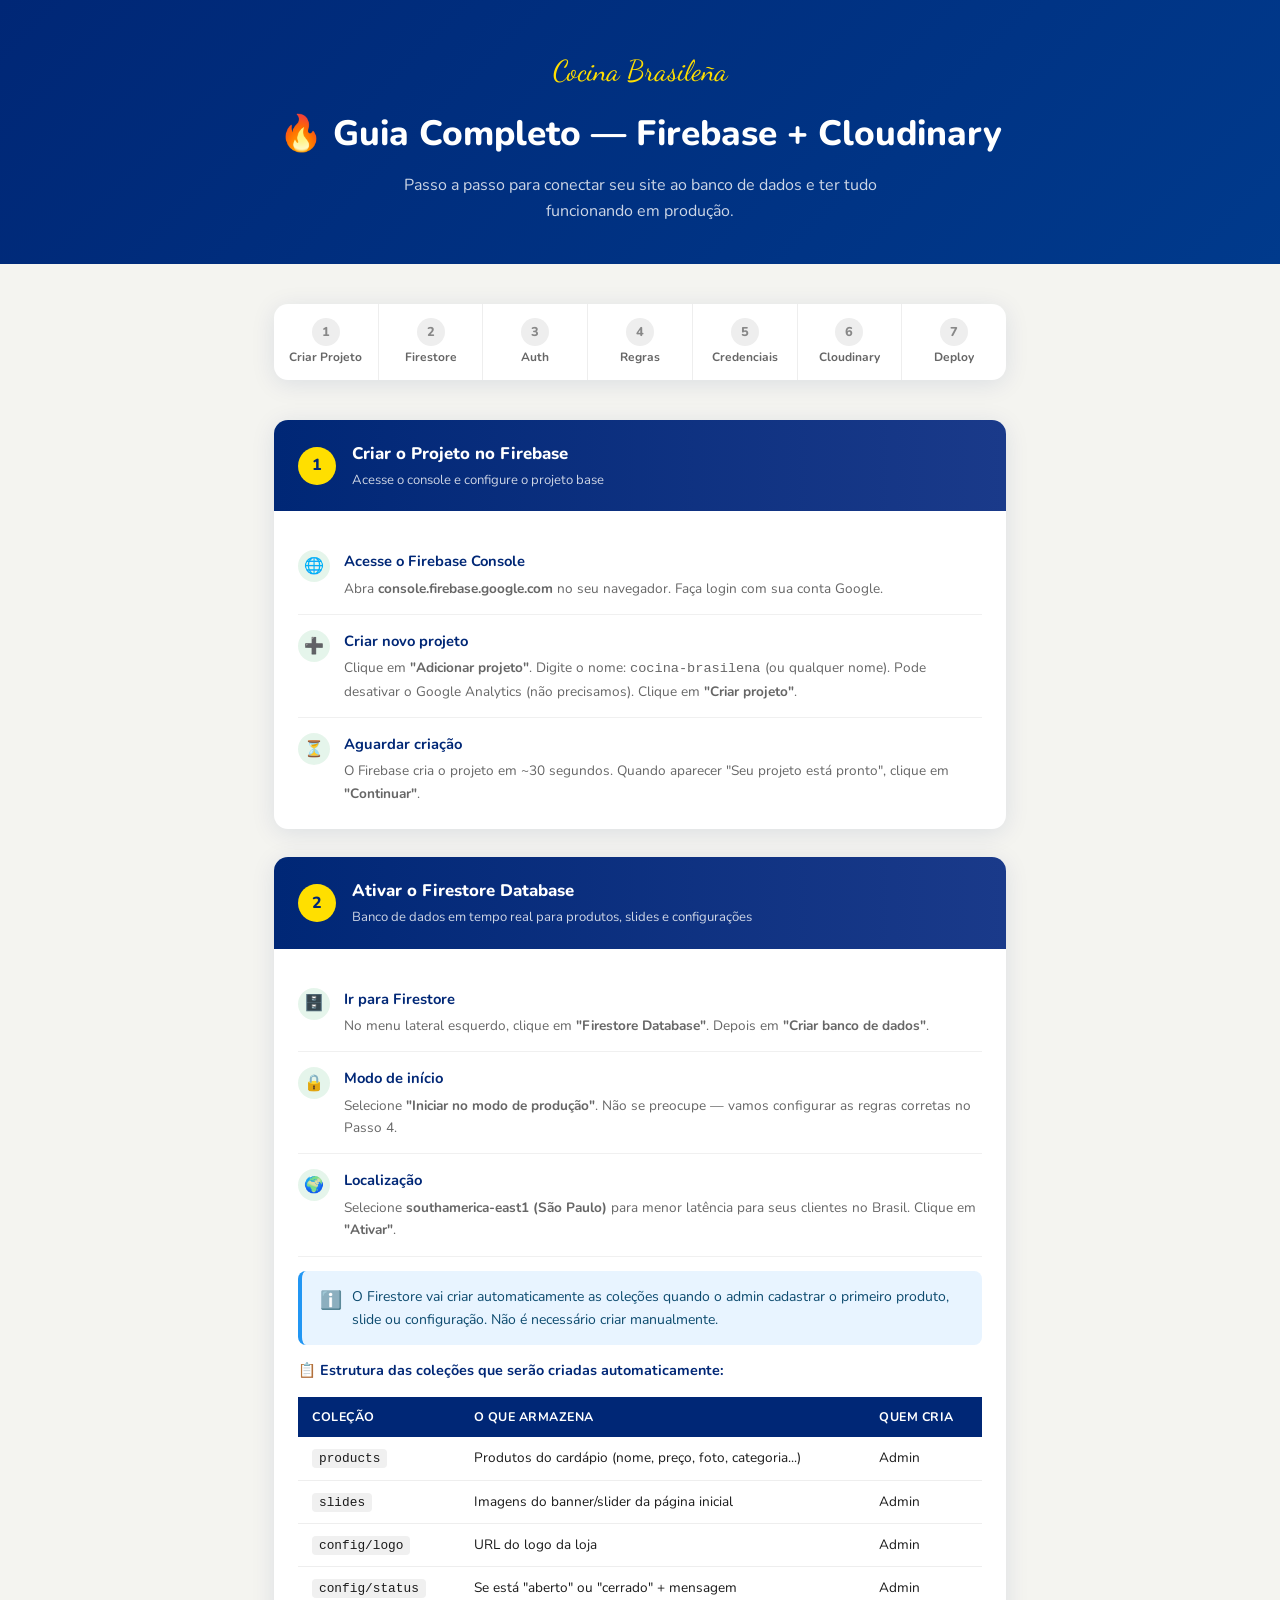
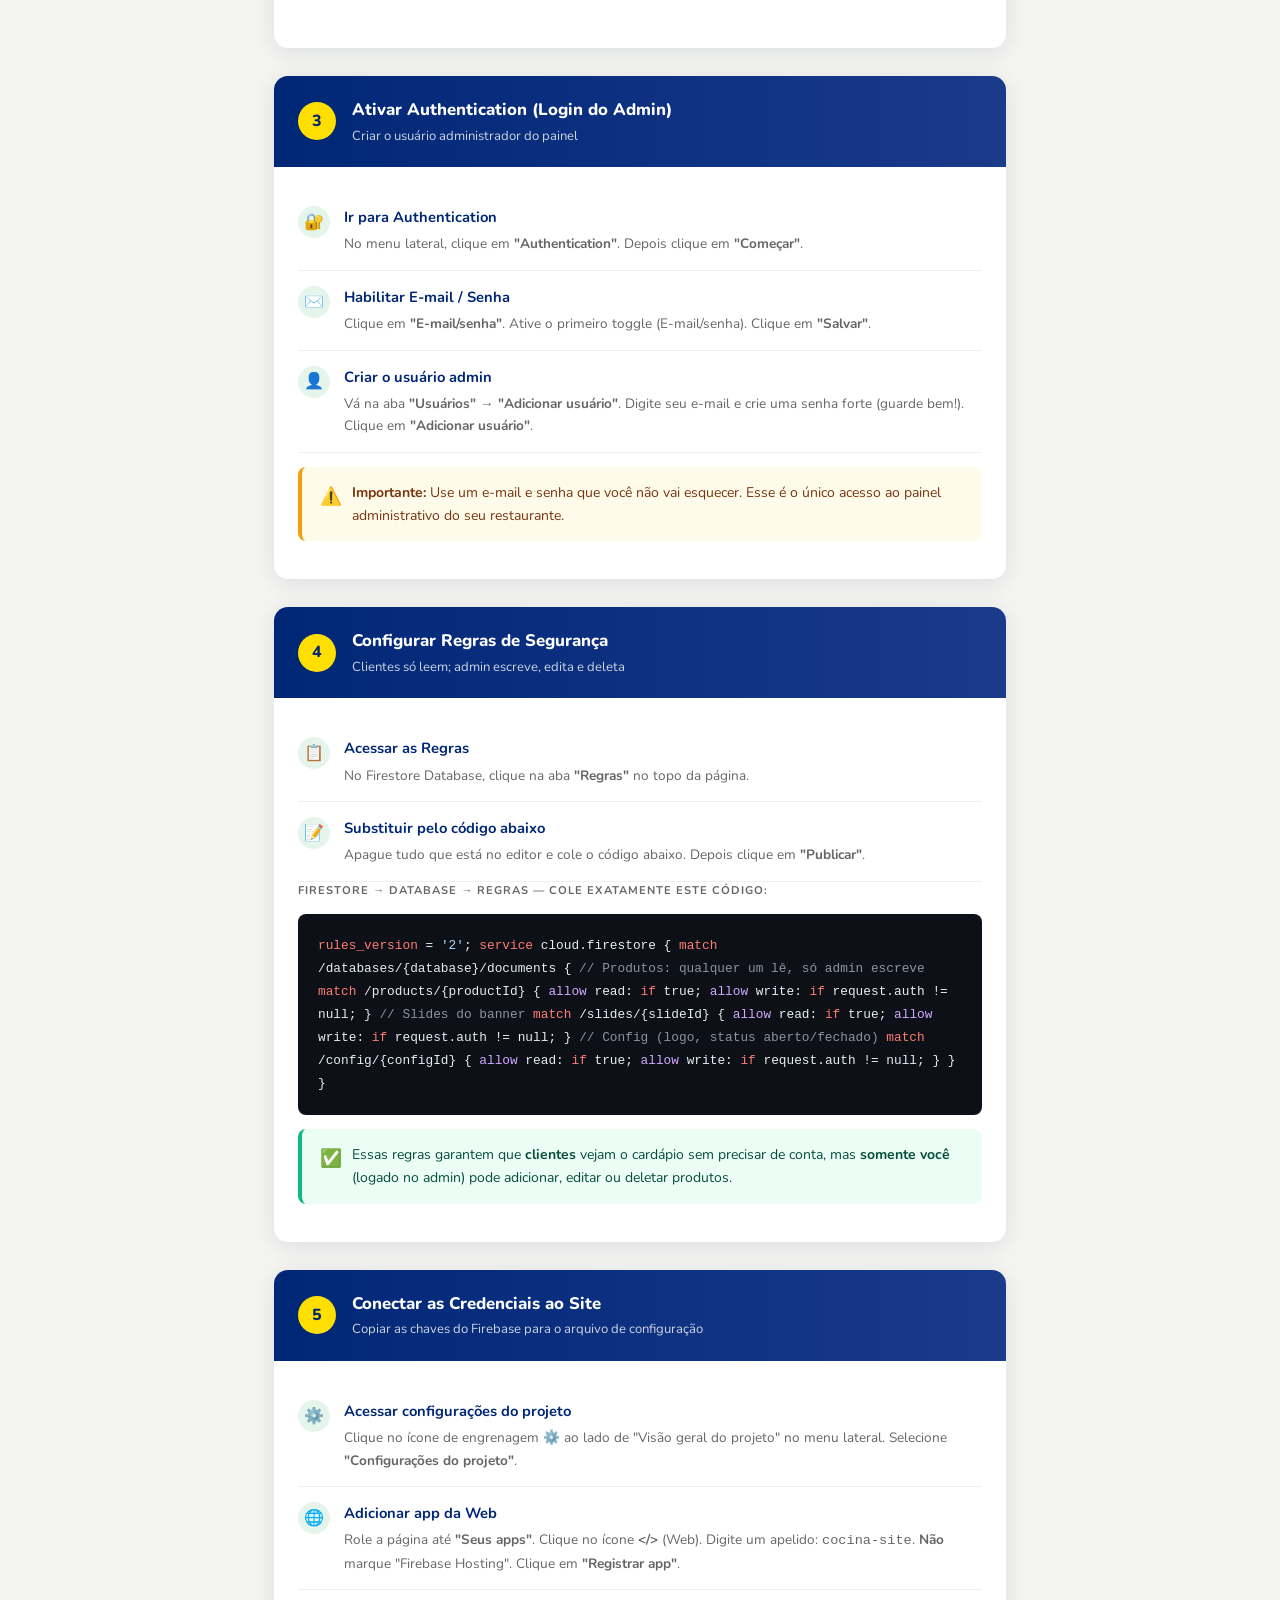
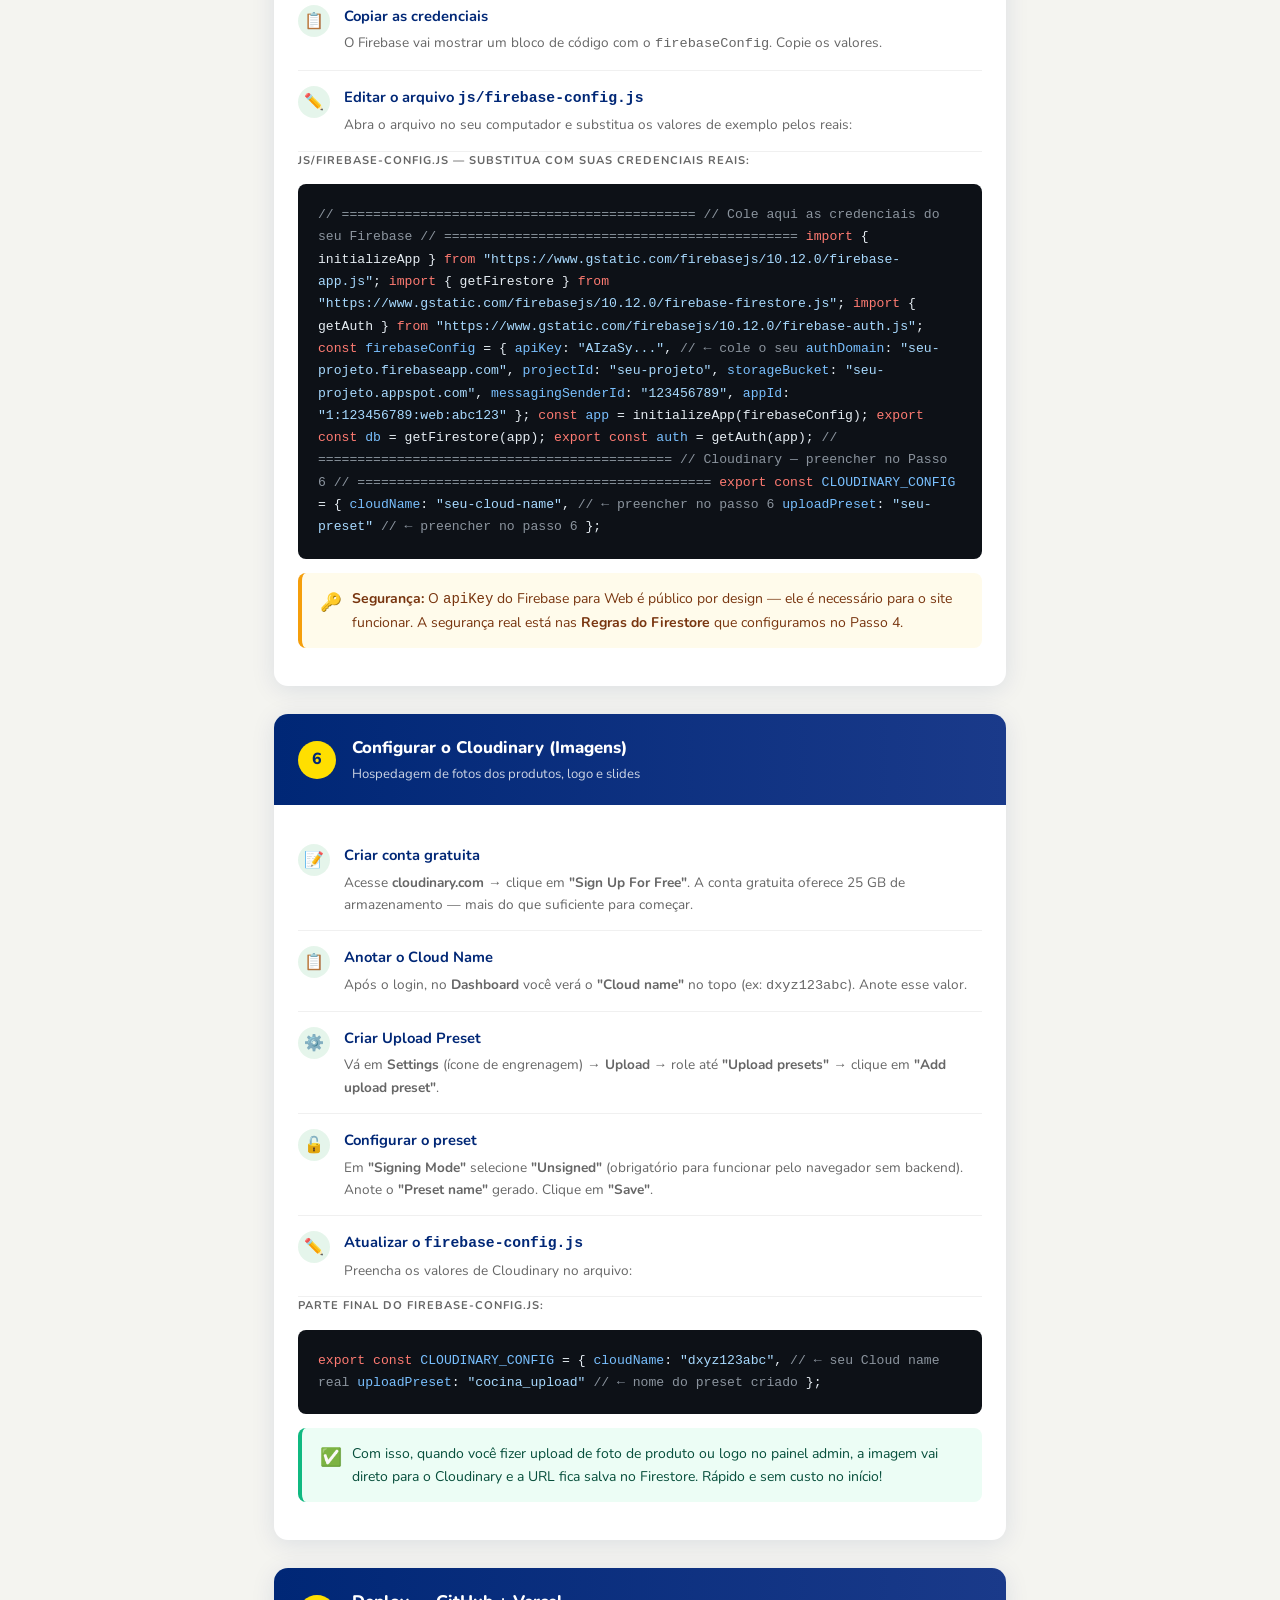
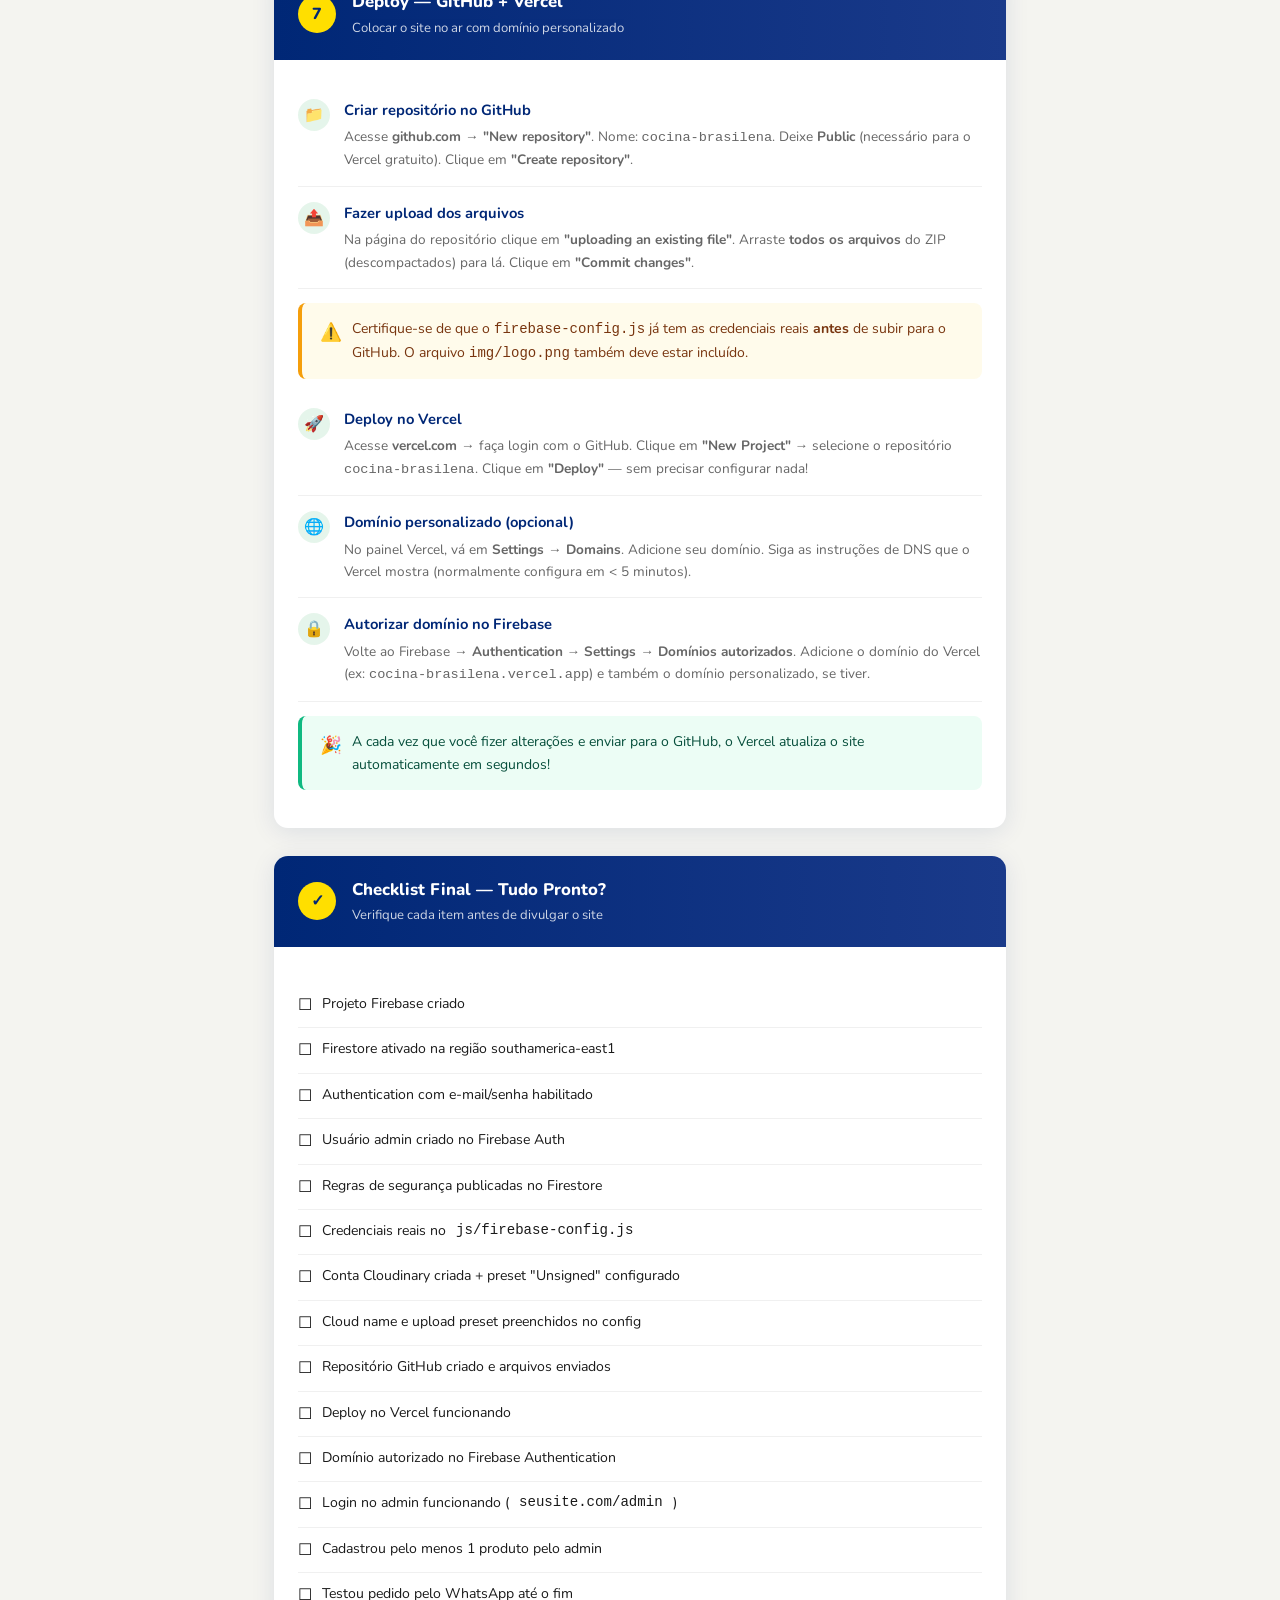
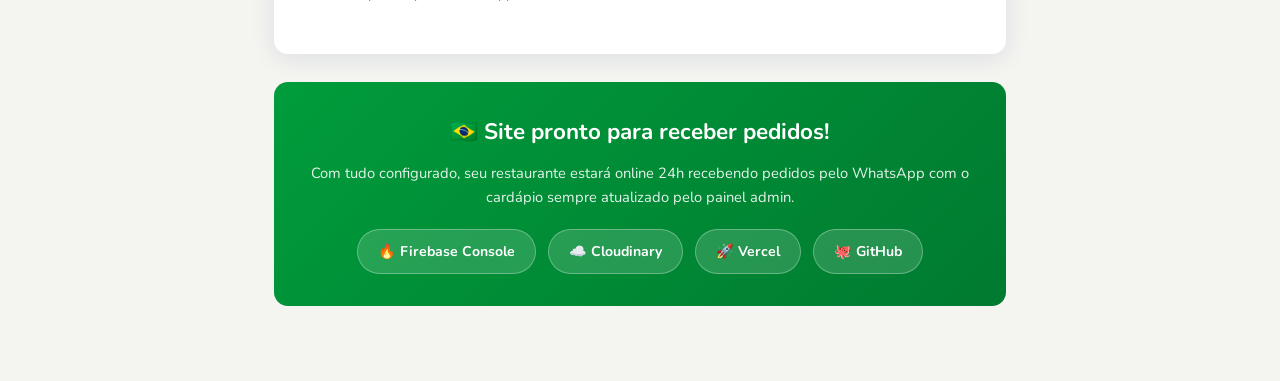
<file: FIREBASE-SETUP.html>
<!DOCTYPE html>
<html lang="pt-BR">
<head>
<meta charset="UTF-8">
<meta name="viewport" content="width=device-width, initial-scale=1.0">
<title>Guia Firebase — Cocina Brasileña</title>
<style>
  @import url('https://fonts.googleapis.com/css2?family=Nunito:wght@400;600;700;800&family=Dancing+Script:wght@700&display=swap');
  :root {
    --verde: #009C3B; --azul: #002776; --amarelo: #FFDF00;
    --bg: #F4F4F0; --card: #fff;
    --text: #1a1a1a; --muted: #666;
    --radius: 14px; --radius-sm: 8px;
    --shadow: 0 4px 24px rgba(0,39,118,0.10);
  }
  * { box-sizing: border-box; margin: 0; padding: 0; }
  body { font-family: 'Nunito', sans-serif; background: var(--bg); color: var(--text); line-height: 1.65; }

  /* HEADER */
  .guide-header {
    background: linear-gradient(135deg, var(--azul) 0%, #003a8c 100%);
    color: #fff; padding: 48px 5% 40px; text-align: center;
  }
  .guide-header .brand { font-family: 'Dancing Script', cursive; font-size: 1.8rem; color: var(--amarelo); margin-bottom: 8px; }
  .guide-header h1 { font-size: clamp(1.5rem, 4vw, 2.2rem); font-weight: 800; margin-bottom: 10px; }
  .guide-header p { opacity: 0.8; font-size: 1rem; max-width: 560px; margin: 0 auto; }

  /* LAYOUT */
  .container { max-width: 860px; margin: 0 auto; padding: 40px 5% 80px; }

  /* PROGRESS BAR */
  .progress-nav {
    display: flex; gap: 0; margin-bottom: 40px;
    background: var(--card); border-radius: var(--radius);
    overflow: hidden; box-shadow: var(--shadow);
  }
  .progress-nav a {
    flex: 1; padding: 14px 6px; text-align: center;
    font-size: 0.75rem; font-weight: 700; color: var(--muted);
    text-decoration: none; border-right: 1px solid #eee;
    transition: all 0.2s; line-height: 1.3;
  }
  .progress-nav a:last-child { border-right: none; }
  .progress-nav a:hover { background: #f0f8f0; color: var(--verde); }
  .progress-nav a .num {
    display: block; width: 28px; height: 28px; border-radius: 50%;
    background: #eee; color: #888; font-size: 0.8rem; font-weight: 800;
    line-height: 28px; margin: 0 auto 4px;
  }
  .progress-nav a.done .num { background: var(--verde); color: #fff; }

  /* STEP CARD */
  .step {
    background: var(--card); border-radius: var(--radius);
    box-shadow: var(--shadow); margin-bottom: 28px; overflow: hidden;
  }
  .step-header {
    display: flex; align-items: center; gap: 16px;
    padding: 20px 24px; background: linear-gradient(90deg, var(--azul) 0%, #1a3a8a 100%);
    color: #fff;
  }
  .step-num {
    width: 38px; height: 38px; border-radius: 50%;
    background: var(--amarelo); color: var(--azul);
    font-weight: 800; font-size: 1rem;
    display: flex; align-items: center; justify-content: center;
    flex-shrink: 0;
  }
  .step-header h2 { font-size: 1.05rem; font-weight: 800; }
  .step-header p { font-size: 0.82rem; opacity: 0.8; margin-top: 2px; }

  .step-body { padding: 24px; }

  /* SUBSTEPS */
  .substep {
    display: flex; gap: 14px; align-items: flex-start;
    padding: 14px 0; border-bottom: 1px solid #f0f0f0;
  }
  .substep:last-child { border-bottom: none; padding-bottom: 0; }
  .substep-icon {
    width: 32px; height: 32px; border-radius: 50%;
    background: rgba(0,156,59,0.1); color: var(--verde);
    display: flex; align-items: center; justify-content: center;
    font-size: 1rem; flex-shrink: 0; margin-top: 1px;
  }
  .substep-content h4 { font-weight: 700; font-size: 0.92rem; margin-bottom: 4px; color: var(--azul); }
  .substep-content p { font-size: 0.85rem; color: var(--muted); }

  /* CODE BLOCK */
  .code-block {
    background: #0d1117; color: #e6edf3;
    border-radius: var(--radius-sm); padding: 20px;
    font-family: 'Courier New', monospace; font-size: 0.82rem;
    line-height: 1.7; overflow-x: auto; margin: 14px 0;
    position: relative;
  }
  .code-block .comment { color: #8b949e; }
  .code-block .key     { color: #79c0ff; }
  .code-block .val     { color: #a5d6ff; }
  .code-block .str     { color: #a8daff; }
  .code-block .fn      { color: #d2a8ff; }
  .code-block .kw      { color: #ff7b72; }
  .code-label {
    font-size: 0.7rem; font-weight: 700; color: var(--muted);
    letter-spacing: 1px; text-transform: uppercase;
    margin-bottom: 6px; display: block;
  }

  /* ALERT */
  .alert {
    padding: 14px 18px; border-radius: var(--radius-sm);
    font-size: 0.875rem; display: flex; gap: 10px; align-items: flex-start;
    margin: 14px 0;
  }
  .alert-info    { background: #e8f4ff; border-left: 4px solid #2196f3; color: #0c4a6e; }
  .alert-warning { background: #fffbeb; border-left: 4px solid #f59e0b; color: #78350f; }
  .alert-success { background: #ecfdf5; border-left: 4px solid #10b981; color: #064e3b; }
  .alert-icon { font-size: 1.1rem; flex-shrink: 0; margin-top: 1px; }

  /* RULES BLOCK */
  .rules-block {
    background: #0d1117; color: #e6edf3;
    border-radius: var(--radius-sm); padding: 20px;
    font-family: 'Courier New', monospace; font-size: 0.8rem;
    line-height: 1.8; overflow-x: auto; margin: 14px 0;
  }
  .rules-block .r-kw  { color: #ff7b72; }
  .rules-block .r-str { color: #a8daff; }
  .rules-block .r-fn  { color: #d2a8ff; }
  .rules-block .r-cm  { color: #8b949e; }

  /* CHECKLIST */
  .checklist { list-style: none; margin: 12px 0; }
  .checklist li {
    padding: 9px 0; border-bottom: 1px solid #f0f0f0;
    display: flex; align-items: flex-start; gap: 10px;
    font-size: 0.88rem;
  }
  .checklist li:last-child { border-bottom: none; }
  .checklist .ck { font-size: 1rem; flex-shrink: 0; }

  /* TABLE */
  table { width: 100%; border-collapse: collapse; font-size: 0.85rem; margin: 14px 0; }
  th { background: var(--azul); color: #fff; padding: 10px 14px; text-align: left; font-size: 0.78rem; letter-spacing: 0.5px; text-transform: uppercase; }
  td { padding: 10px 14px; border-bottom: 1px solid #eee; }
  tr:last-child td { border-bottom: none; }
  tr:hover td { background: #f9f9f9; }
  td code { background: #f0f0f0; padding: 2px 7px; border-radius: 4px; font-size: 0.8rem; font-family: monospace; }

  /* TAG */
  .tag {
    display: inline-block; padding: 3px 10px; border-radius: 99px;
    font-size: 0.72rem; font-weight: 700; letter-spacing: 0.5px;
  }
  .tag-green  { background: rgba(0,156,59,0.12); color: var(--verde); }
  .tag-blue   { background: rgba(0,39,118,0.1);  color: var(--azul); }
  .tag-yellow { background: rgba(255,193,7,0.2); color: #856404; }

  /* FINAL */
  .final-card {
    background: linear-gradient(135deg, var(--verde) 0%, #007a30 100%);
    color: #fff; border-radius: var(--radius); padding: 32px;
    text-align: center; margin-top: 8px;
  }
  .final-card h3 { font-size: 1.4rem; margin-bottom: 10px; }
  .final-card p { opacity: 0.9; font-size: 0.92rem; margin-bottom: 20px; }
  .final-links { display: flex; gap: 12px; justify-content: center; flex-wrap: wrap; }
  .final-link {
    background: rgba(255,255,255,0.15); color: #fff;
    padding: 10px 20px; border-radius: 99px;
    text-decoration: none; font-weight: 700; font-size: 0.88rem;
    border: 1px solid rgba(255,255,255,0.3);
    transition: all 0.2s;
  }
  .final-link:hover { background: rgba(255,255,255,0.28); }

  @media (max-width: 600px) {
    .progress-nav { display: grid; grid-template-columns: 1fr 1fr; }
    .progress-nav a { border-right: none; border-bottom: 1px solid #eee; }
    .step-header { flex-direction: row; }
  }
</style>
</head>
<body>

<div class="guide-header">
  <div class="brand">Cocina Brasileña</div>
  <h1>🔥 Guia Completo — Firebase + Cloudinary</h1>
  <p>Passo a passo para conectar seu site ao banco de dados e ter tudo funcionando em produção.</p>
</div>

<div class="container">

  <!-- PROGRESS NAV -->
  <div class="progress-nav">
    <a href="#passo1"><span class="num">1</span>Criar Projeto</a>
    <a href="#passo2"><span class="num">2</span>Firestore</a>
    <a href="#passo3"><span class="num">3</span>Auth</a>
    <a href="#passo4"><span class="num">4</span>Regras</a>
    <a href="#passo5"><span class="num">5</span>Credenciais</a>
    <a href="#passo6"><span class="num">6</span>Cloudinary</a>
    <a href="#passo7"><span class="num">7</span>Deploy</a>
  </div>

  <!-- ════════════════════════════════════════
       PASSO 1 — CRIAR PROJETO FIREBASE
  ═════════════════════════════════════════= -->
  <div class="step" id="passo1">
    <div class="step-header">
      <div class="step-num">1</div>
      <div>
        <h2>Criar o Projeto no Firebase</h2>
        <p>Acesse o console e configure o projeto base</p>
      </div>
    </div>
    <div class="step-body">

      <div class="substep">
        <div class="substep-icon">🌐</div>
        <div class="substep-content">
          <h4>Acesse o Firebase Console</h4>
          <p>Abra <strong>console.firebase.google.com</strong> no seu navegador. Faça login com sua conta Google.</p>
        </div>
      </div>

      <div class="substep">
        <div class="substep-icon">➕</div>
        <div class="substep-content">
          <h4>Criar novo projeto</h4>
          <p>Clique em <strong>"Adicionar projeto"</strong>. Digite o nome: <code>cocina-brasilena</code> (ou qualquer nome). Pode desativar o Google Analytics (não precisamos). Clique em <strong>"Criar projeto"</strong>.</p>
        </div>
      </div>

      <div class="substep">
        <div class="substep-icon">⏳</div>
        <div class="substep-content">
          <h4>Aguardar criação</h4>
          <p>O Firebase cria o projeto em ~30 segundos. Quando aparecer "Seu projeto está pronto", clique em <strong>"Continuar"</strong>.</p>
        </div>
      </div>

    </div>
  </div>

  <!-- ════════════════════════════════════════
       PASSO 2 — FIRESTORE
  ═════════════════════════════════════════= -->
  <div class="step" id="passo2">
    <div class="step-header">
      <div class="step-num">2</div>
      <div>
        <h2>Ativar o Firestore Database</h2>
        <p>Banco de dados em tempo real para produtos, slides e configurações</p>
      </div>
    </div>
    <div class="step-body">

      <div class="substep">
        <div class="substep-icon">🗄️</div>
        <div class="substep-content">
          <h4>Ir para Firestore</h4>
          <p>No menu lateral esquerdo, clique em <strong>"Firestore Database"</strong>. Depois em <strong>"Criar banco de dados"</strong>.</p>
        </div>
      </div>

      <div class="substep">
        <div class="substep-icon">🔒</div>
        <div class="substep-content">
          <h4>Modo de início</h4>
          <p>Selecione <strong>"Iniciar no modo de produção"</strong>. Não se preocupe — vamos configurar as regras corretas no Passo 4.</p>
        </div>
      </div>

      <div class="substep">
        <div class="substep-icon">🌍</div>
        <div class="substep-content">
          <h4>Localização</h4>
          <p>Selecione <strong>southamerica-east1 (São Paulo)</strong> para menor latência para seus clientes no Brasil. Clique em <strong>"Ativar"</strong>.</p>
        </div>
      </div>

      <div class="alert alert-info">
        <span class="alert-icon">ℹ️</span>
        <span>O Firestore vai criar automaticamente as coleções quando o admin cadastrar o primeiro produto, slide ou configuração. Não é necessário criar manualmente.</span>
      </div>

      <h4 style="font-weight:700;color:var(--azul);margin-bottom:10px;font-size:0.9rem">📋 Estrutura das coleções que serão criadas automaticamente:</h4>
      <table>
        <tr><th>Coleção</th><th>O que armazena</th><th>Quem cria</th></tr>
        <tr><td><code>products</code></td><td>Produtos do cardápio (nome, preço, foto, categoria...)</td><td>Admin</td></tr>
        <tr><td><code>slides</code></td><td>Imagens do banner/slider da página inicial</td><td>Admin</td></tr>
        <tr><td><code>config/logo</code></td><td>URL do logo da loja</td><td>Admin</td></tr>
        <tr><td><code>config/status</code></td><td>Se está "aberto" ou "cerrado" + mensagem</td><td>Admin</td></tr>
      </table>

    </div>
  </div>

  <!-- ════════════════════════════════════════
       PASSO 3 — AUTHENTICATION
  ═════════════════════════════════════════= -->
  <div class="step" id="passo3">
    <div class="step-header">
      <div class="step-num">3</div>
      <div>
        <h2>Ativar Authentication (Login do Admin)</h2>
        <p>Criar o usuário administrador do painel</p>
      </div>
    </div>
    <div class="step-body">

      <div class="substep">
        <div class="substep-icon">🔐</div>
        <div class="substep-content">
          <h4>Ir para Authentication</h4>
          <p>No menu lateral, clique em <strong>"Authentication"</strong>. Depois clique em <strong>"Começar"</strong>.</p>
        </div>
      </div>

      <div class="substep">
        <div class="substep-icon">✉️</div>
        <div class="substep-content">
          <h4>Habilitar E-mail / Senha</h4>
          <p>Clique em <strong>"E-mail/senha"</strong>. Ative o primeiro toggle (E-mail/senha). Clique em <strong>"Salvar"</strong>.</p>
        </div>
      </div>

      <div class="substep">
        <div class="substep-icon">👤</div>
        <div class="substep-content">
          <h4>Criar o usuário admin</h4>
          <p>Vá na aba <strong>"Usuários"</strong> → <strong>"Adicionar usuário"</strong>. Digite seu e-mail e crie uma senha forte (guarde bem!). Clique em <strong>"Adicionar usuário"</strong>.</p>
        </div>
      </div>

      <div class="alert alert-warning">
        <span class="alert-icon">⚠️</span>
        <span><strong>Importante:</strong> Use um e-mail e senha que você não vai esquecer. Esse é o único acesso ao painel administrativo do seu restaurante.</span>
      </div>

    </div>
  </div>

  <!-- ════════════════════════════════════════
       PASSO 4 — REGRAS DE SEGURANÇA
  ═════════════════════════════════════════= -->
  <div class="step" id="passo4">
    <div class="step-header">
      <div class="step-num">4</div>
      <div>
        <h2>Configurar Regras de Segurança</h2>
        <p>Clientes só leem; admin escreve, edita e deleta</p>
      </div>
    </div>
    <div class="step-body">

      <div class="substep">
        <div class="substep-icon">📋</div>
        <div class="substep-content">
          <h4>Acessar as Regras</h4>
          <p>No Firestore Database, clique na aba <strong>"Regras"</strong> no topo da página.</p>
        </div>
      </div>

      <div class="substep">
        <div class="substep-icon">📝</div>
        <div class="substep-content">
          <h4>Substituir pelo código abaixo</h4>
          <p>Apague tudo que está no editor e cole o código abaixo. Depois clique em <strong>"Publicar"</strong>.</p>
        </div>
      </div>

      <span class="code-label">Firestore → Database → Regras — Cole exatamente este código:</span>
      <div class="rules-block">
<span class="r-kw">rules_version</span> = <span class="r-str">'2'</span>;
<span class="r-kw">service</span> cloud.firestore {
  <span class="r-kw">match</span> /databases/{database}/documents {

    <span class="r-cm">// Produtos: qualquer um lê, só admin escreve</span>
    <span class="r-kw">match</span> /products/{productId} {
      <span class="r-fn">allow</span> read:  <span class="r-kw">if</span> true;
      <span class="r-fn">allow</span> write: <span class="r-kw">if</span> request.auth != null;
    }

    <span class="r-cm">// Slides do banner</span>
    <span class="r-kw">match</span> /slides/{slideId} {
      <span class="r-fn">allow</span> read:  <span class="r-kw">if</span> true;
      <span class="r-fn">allow</span> write: <span class="r-kw">if</span> request.auth != null;
    }

    <span class="r-cm">// Config (logo, status aberto/fechado)</span>
    <span class="r-kw">match</span> /config/{configId} {
      <span class="r-fn">allow</span> read:  <span class="r-kw">if</span> true;
      <span class="r-fn">allow</span> write: <span class="r-kw">if</span> request.auth != null;
    }
  }
}
      </div>

      <div class="alert alert-success">
        <span class="alert-icon">✅</span>
        <span>Essas regras garantem que <strong>clientes</strong> vejam o cardápio sem precisar de conta, mas <strong>somente você</strong> (logado no admin) pode adicionar, editar ou deletar produtos.</span>
      </div>

    </div>
  </div>

  <!-- ════════════════════════════════════════
       PASSO 5 — CREDENCIAIS NO CÓDIGO
  ═════════════════════════════════════════= -->
  <div class="step" id="passo5">
    <div class="step-header">
      <div class="step-num">5</div>
      <div>
        <h2>Conectar as Credenciais ao Site</h2>
        <p>Copiar as chaves do Firebase para o arquivo de configuração</p>
      </div>
    </div>
    <div class="step-body">

      <div class="substep">
        <div class="substep-icon">⚙️</div>
        <div class="substep-content">
          <h4>Acessar configurações do projeto</h4>
          <p>Clique no ícone de engrenagem ⚙️ ao lado de "Visão geral do projeto" no menu lateral. Selecione <strong>"Configurações do projeto"</strong>.</p>
        </div>
      </div>

      <div class="substep">
        <div class="substep-icon">🌐</div>
        <div class="substep-content">
          <h4>Adicionar app da Web</h4>
          <p>Role a página até <strong>"Seus apps"</strong>. Clique no ícone <strong>&lt;/&gt;</strong> (Web). Digite um apelido: <code>cocina-site</code>. <strong>Não</strong> marque "Firebase Hosting". Clique em <strong>"Registrar app"</strong>.</p>
        </div>
      </div>

      <div class="substep">
        <div class="substep-icon">📋</div>
        <div class="substep-content">
          <h4>Copiar as credenciais</h4>
          <p>O Firebase vai mostrar um bloco de código com o <code>firebaseConfig</code>. Copie os valores.</p>
        </div>
      </div>

      <div class="substep">
        <div class="substep-icon">✏️</div>
        <div class="substep-content">
          <h4>Editar o arquivo <code>js/firebase-config.js</code></h4>
          <p>Abra o arquivo no seu computador e substitua os valores de exemplo pelos reais:</p>
        </div>
      </div>

      <span class="code-label">js/firebase-config.js — Substitua com suas credenciais reais:</span>
      <div class="code-block">
<span class="comment">// =============================================</span>
<span class="comment">// Cole aqui as credenciais do seu Firebase</span>
<span class="comment">// =============================================</span>
<span class="kw">import</span> { initializeApp } <span class="kw">from</span> <span class="str">"https://www.gstatic.com/firebasejs/10.12.0/firebase-app.js"</span>;
<span class="kw">import</span> { getFirestore } <span class="kw">from</span> <span class="str">"https://www.gstatic.com/firebasejs/10.12.0/firebase-firestore.js"</span>;
<span class="kw">import</span> { getAuth } <span class="kw">from</span> <span class="str">"https://www.gstatic.com/firebasejs/10.12.0/firebase-auth.js"</span>;

<span class="kw">const</span> <span class="key">firebaseConfig</span> = {
  <span class="key">apiKey</span>:            <span class="str">"AIzaSy..."</span>,           <span class="comment">// ← cole o seu</span>
  <span class="key">authDomain</span>:        <span class="str">"seu-projeto.firebaseapp.com"</span>,
  <span class="key">projectId</span>:         <span class="str">"seu-projeto"</span>,
  <span class="key">storageBucket</span>:     <span class="str">"seu-projeto.appspot.com"</span>,
  <span class="key">messagingSenderId</span>: <span class="str">"123456789"</span>,
  <span class="key">appId</span>:             <span class="str">"1:123456789:web:abc123"</span>
};

<span class="kw">const</span> <span class="key">app</span> = initializeApp(firebaseConfig);
<span class="kw">export const</span> <span class="key">db</span>   = getFirestore(app);
<span class="kw">export const</span> <span class="key">auth</span> = getAuth(app);

<span class="comment">// =============================================</span>
<span class="comment">// Cloudinary — preencher no Passo 6</span>
<span class="comment">// =============================================</span>
<span class="kw">export const</span> <span class="key">CLOUDINARY_CONFIG</span> = {
  <span class="key">cloudName</span>:    <span class="str">"seu-cloud-name"</span>,   <span class="comment">// ← preencher no passo 6</span>
  <span class="key">uploadPreset</span>: <span class="str">"seu-preset"</span>        <span class="comment">// ← preencher no passo 6</span>
};
      </div>

      <div class="alert alert-warning">
        <span class="alert-icon">🔑</span>
        <span><strong>Segurança:</strong> O <code>apiKey</code> do Firebase para Web é público por design — ele é necessário para o site funcionar. A segurança real está nas <strong>Regras do Firestore</strong> que configuramos no Passo 4.</span>
      </div>

    </div>
  </div>

  <!-- ════════════════════════════════════════
       PASSO 6 — CLOUDINARY
  ═════════════════════════════════════════= -->
  <div class="step" id="passo6">
    <div class="step-header">
      <div class="step-num">6</div>
      <div>
        <h2>Configurar o Cloudinary (Imagens)</h2>
        <p>Hospedagem de fotos dos produtos, logo e slides</p>
      </div>
    </div>
    <div class="step-body">

      <div class="substep">
        <div class="substep-icon">📝</div>
        <div class="substep-content">
          <h4>Criar conta gratuita</h4>
          <p>Acesse <strong>cloudinary.com</strong> → clique em <strong>"Sign Up For Free"</strong>. A conta gratuita oferece 25 GB de armazenamento — mais do que suficiente para começar.</p>
        </div>
      </div>

      <div class="substep">
        <div class="substep-icon">📋</div>
        <div class="substep-content">
          <h4>Anotar o Cloud Name</h4>
          <p>Após o login, no <strong>Dashboard</strong> você verá o <strong>"Cloud name"</strong> no topo (ex: <code>dxyz123abc</code>). Anote esse valor.</p>
        </div>
      </div>

      <div class="substep">
        <div class="substep-icon">⚙️</div>
        <div class="substep-content">
          <h4>Criar Upload Preset</h4>
          <p>Vá em <strong>Settings</strong> (ícone de engrenagem) → <strong>Upload</strong> → role até <strong>"Upload presets"</strong> → clique em <strong>"Add upload preset"</strong>.</p>
        </div>
      </div>

      <div class="substep">
        <div class="substep-icon">🔓</div>
        <div class="substep-content">
          <h4>Configurar o preset</h4>
          <p>Em <strong>"Signing Mode"</strong> selecione <strong>"Unsigned"</strong> (obrigatório para funcionar pelo navegador sem backend). Anote o <strong>"Preset name"</strong> gerado. Clique em <strong>"Save"</strong>.</p>
        </div>
      </div>

      <div class="substep">
        <div class="substep-icon">✏️</div>
        <div class="substep-content">
          <h4>Atualizar o <code>firebase-config.js</code></h4>
          <p>Preencha os valores de Cloudinary no arquivo:</p>
        </div>
      </div>

      <span class="code-label">Parte final do firebase-config.js:</span>
      <div class="code-block">
<span class="kw">export const</span> <span class="key">CLOUDINARY_CONFIG</span> = {
  <span class="key">cloudName</span>:    <span class="str">"dxyz123abc"</span>,    <span class="comment">// ← seu Cloud name real</span>
  <span class="key">uploadPreset</span>: <span class="str">"cocina_upload"</span>  <span class="comment">// ← nome do preset criado</span>
};
      </div>

      <div class="alert alert-success">
        <span class="alert-icon">✅</span>
        <span>Com isso, quando você fizer upload de foto de produto ou logo no painel admin, a imagem vai direto para o Cloudinary e a URL fica salva no Firestore. Rápido e sem custo no início!</span>
      </div>

    </div>
  </div>

  <!-- ════════════════════════════════════════
       PASSO 7 — DEPLOY GITHUB + VERCEL
  ═════════════════════════════════════════= -->
  <div class="step" id="passo7">
    <div class="step-header">
      <div class="step-num">7</div>
      <div>
        <h2>Deploy — GitHub + Vercel</h2>
        <p>Colocar o site no ar com domínio personalizado</p>
      </div>
    </div>
    <div class="step-body">

      <div class="substep">
        <div class="substep-icon">📁</div>
        <div class="substep-content">
          <h4>Criar repositório no GitHub</h4>
          <p>Acesse <strong>github.com</strong> → <strong>"New repository"</strong>. Nome: <code>cocina-brasilena</code>. Deixe <strong>Public</strong> (necessário para o Vercel gratuito). Clique em <strong>"Create repository"</strong>.</p>
        </div>
      </div>

      <div class="substep">
        <div class="substep-icon">📤</div>
        <div class="substep-content">
          <h4>Fazer upload dos arquivos</h4>
          <p>Na página do repositório clique em <strong>"uploading an existing file"</strong>. Arraste <strong>todos os arquivos</strong> do ZIP (descompactados) para lá. Clique em <strong>"Commit changes"</strong>.</p>
        </div>
      </div>

      <div class="alert alert-warning">
        <span class="alert-icon">⚠️</span>
        <span>Certifique-se de que o <code>firebase-config.js</code> já tem as credenciais reais <strong>antes</strong> de subir para o GitHub. O arquivo <code>img/logo.png</code> também deve estar incluído.</span>
      </div>

      <div class="substep">
        <div class="substep-icon">🚀</div>
        <div class="substep-content">
          <h4>Deploy no Vercel</h4>
          <p>Acesse <strong>vercel.com</strong> → faça login com o GitHub. Clique em <strong>"New Project"</strong> → selecione o repositório <code>cocina-brasilena</code>. Clique em <strong>"Deploy"</strong> — sem precisar configurar nada!</p>
        </div>
      </div>

      <div class="substep">
        <div class="substep-icon">🌐</div>
        <div class="substep-content">
          <h4>Domínio personalizado (opcional)</h4>
          <p>No painel Vercel, vá em <strong>Settings → Domains</strong>. Adicione seu domínio. Siga as instruções de DNS que o Vercel mostra (normalmente configura em &lt; 5 minutos).</p>
        </div>
      </div>

      <div class="substep">
        <div class="substep-icon">🔒</div>
        <div class="substep-content">
          <h4>Autorizar domínio no Firebase</h4>
          <p>Volte ao Firebase → <strong>Authentication → Settings → Domínios autorizados</strong>. Adicione o domínio do Vercel (ex: <code>cocina-brasilena.vercel.app</code>) e também o domínio personalizado, se tiver.</p>
        </div>
      </div>

      <div class="alert alert-success">
        <span class="alert-icon">🎉</span>
        <span>A cada vez que você fizer alterações e enviar para o GitHub, o Vercel atualiza o site automaticamente em segundos!</span>
      </div>

    </div>
  </div>

  <!-- CHECKLIST FINAL -->
  <div class="step">
    <div class="step-header">
      <div class="step-num">✓</div>
      <div>
        <h2>Checklist Final — Tudo Pronto?</h2>
        <p>Verifique cada item antes de divulgar o site</p>
      </div>
    </div>
    <div class="step-body">
      <ul class="checklist">
        <li><span class="ck">☐</span> Projeto Firebase criado</li>
        <li><span class="ck">☐</span> Firestore ativado na região southamerica-east1</li>
        <li><span class="ck">☐</span> Authentication com e-mail/senha habilitado</li>
        <li><span class="ck">☐</span> Usuário admin criado no Firebase Auth</li>
        <li><span class="ck">☐</span> Regras de segurança publicadas no Firestore</li>
        <li><span class="ck">☐</span> Credenciais reais no <code>js/firebase-config.js</code></li>
        <li><span class="ck">☐</span> Conta Cloudinary criada + preset "Unsigned" configurado</li>
        <li><span class="ck">☐</span> Cloud name e upload preset preenchidos no config</li>
        <li><span class="ck">☐</span> Repositório GitHub criado e arquivos enviados</li>
        <li><span class="ck">☐</span> Deploy no Vercel funcionando</li>
        <li><span class="ck">☐</span> Domínio autorizado no Firebase Authentication</li>
        <li><span class="ck">☐</span> Login no admin funcionando (<code>seusite.com/admin</code>)</li>
        <li><span class="ck">☐</span> Cadastrou pelo menos 1 produto pelo admin</li>
        <li><span class="ck">☐</span> Testou pedido pelo WhatsApp até o fim</li>
      </ul>
    </div>
  </div>

  <!-- CARD FINAL -->
  <div class="final-card">
    <h3>🇧🇷 Site pronto para receber pedidos!</h3>
    <p>Com tudo configurado, seu restaurante estará online 24h recebendo pedidos pelo WhatsApp com o cardápio sempre atualizado pelo painel admin.</p>
    <div class="final-links">
      <a href="https://console.firebase.google.com" target="_blank" class="final-link">🔥 Firebase Console</a>
      <a href="https://cloudinary.com" target="_blank" class="final-link">☁️ Cloudinary</a>
      <a href="https://vercel.com" target="_blank" class="final-link">🚀 Vercel</a>
      <a href="https://github.com" target="_blank" class="final-link">🐙 GitHub</a>
    </div>
  </div>

</div>
</body>
</html>
</file>
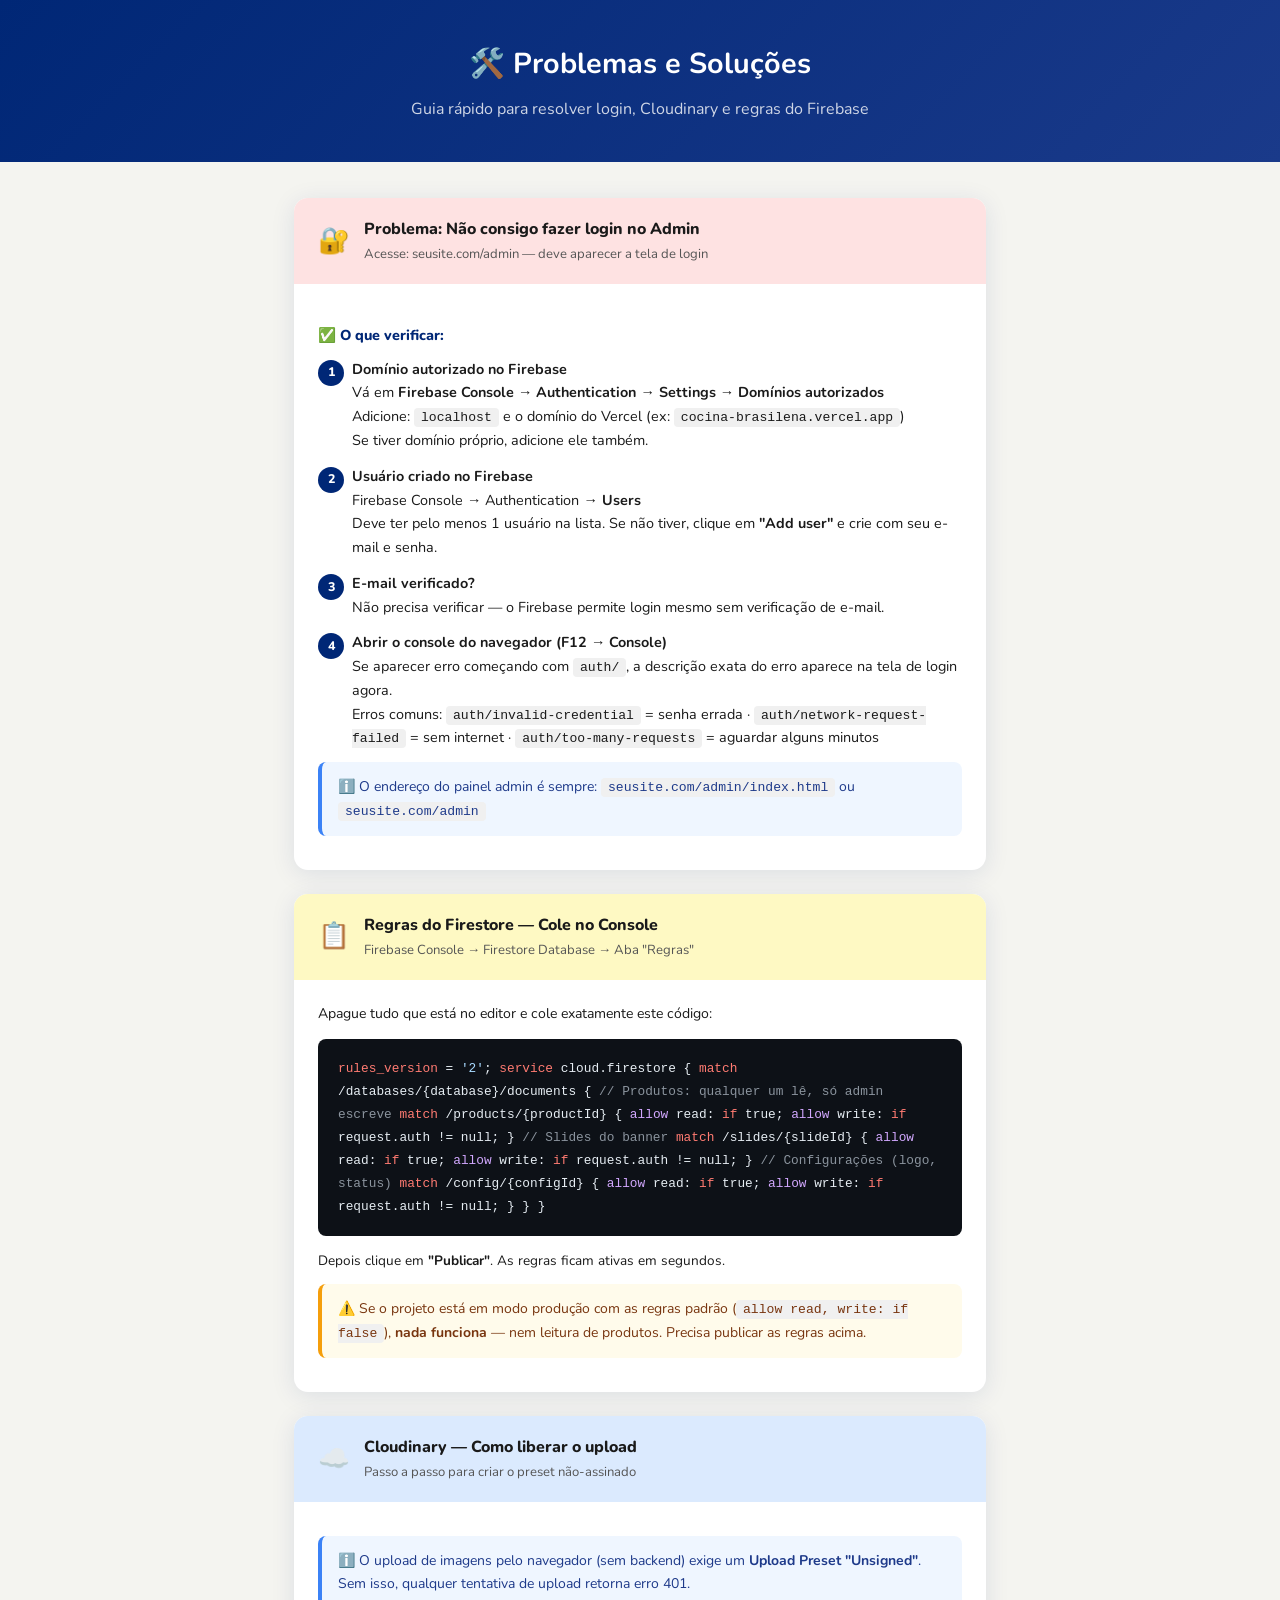
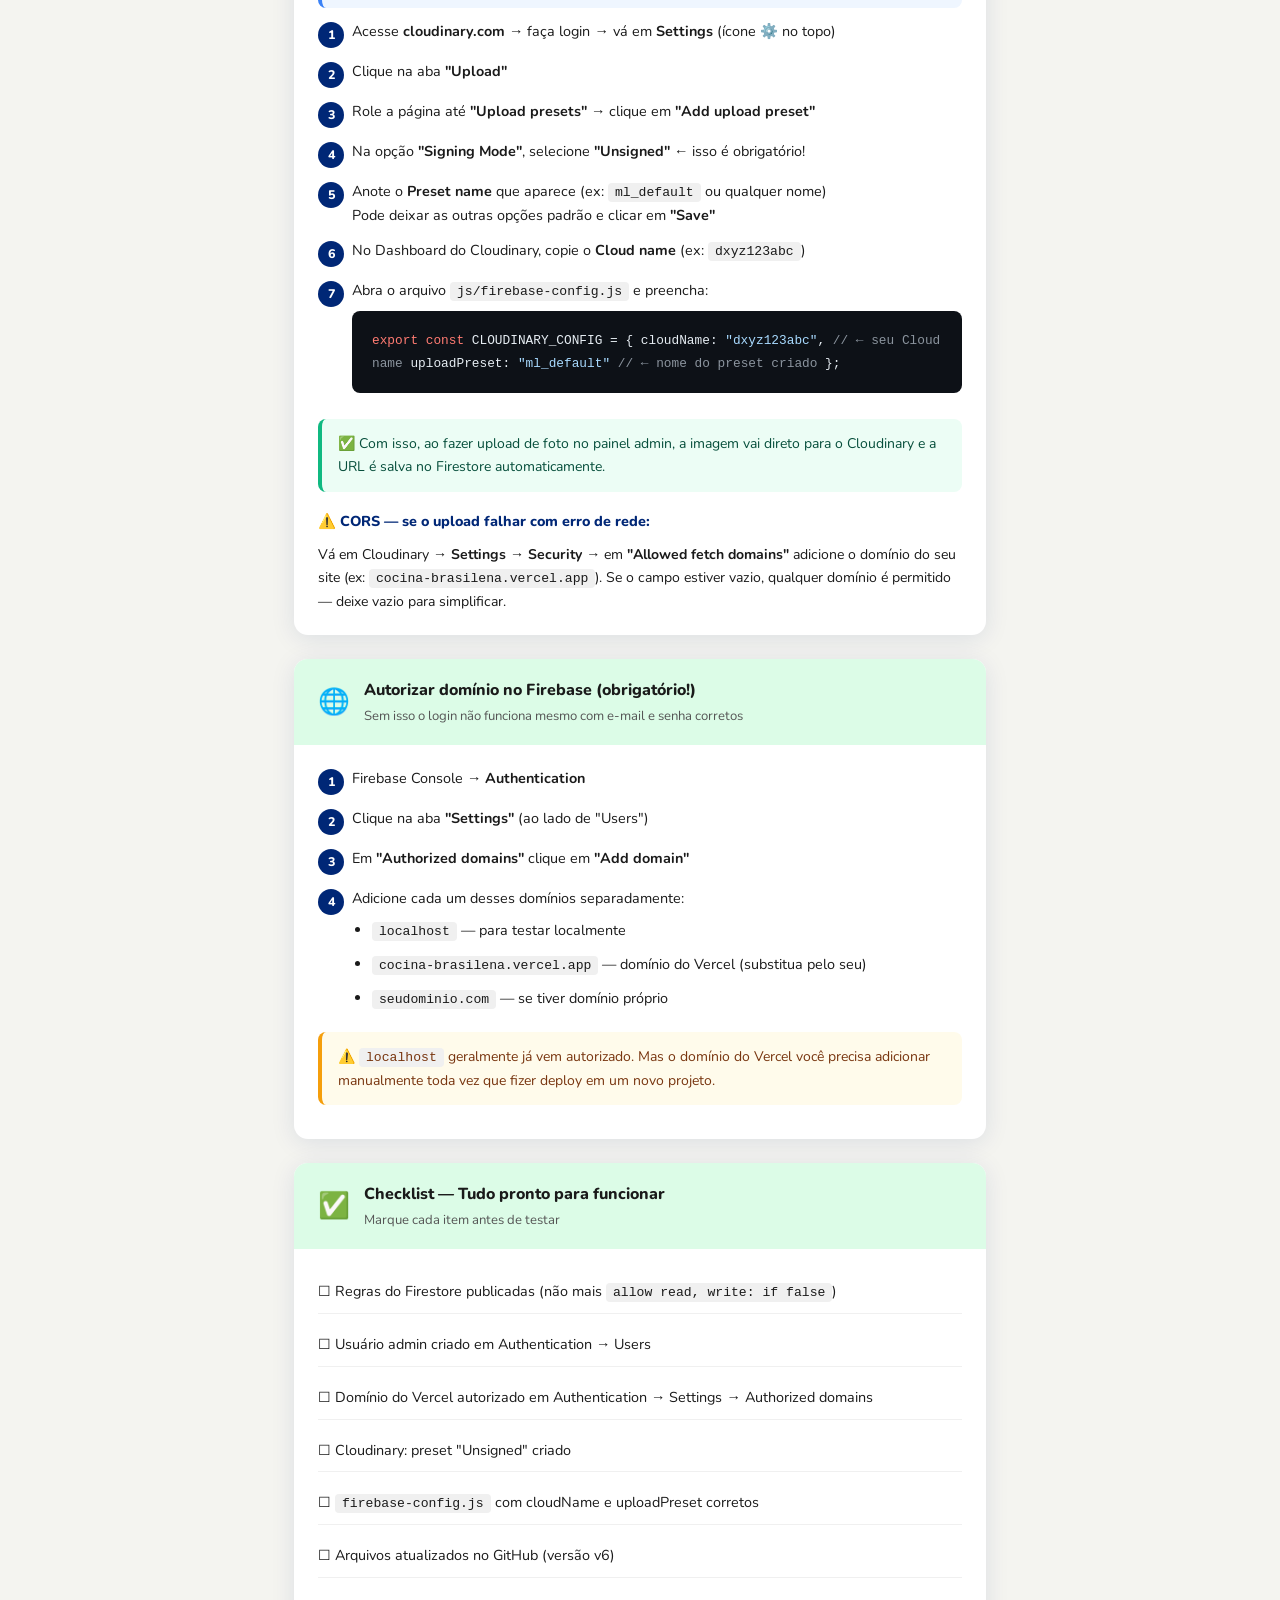
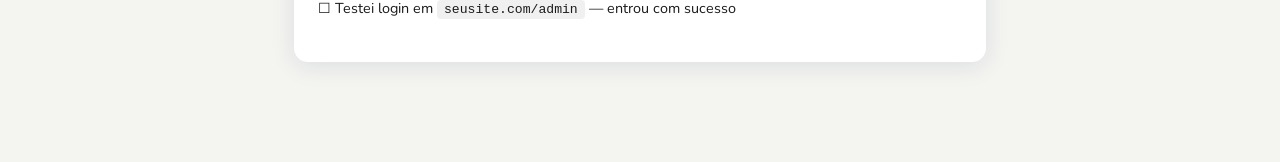
<file: SOLUCOES.html>
<!DOCTYPE html>
<html lang="pt-BR">
<head>
<meta charset="UTF-8">
<meta name="viewport" content="width=device-width, initial-scale=1.0">
<title>Problemas e Soluções — Cocina Brasileña</title>
<style>
  @import url('https://fonts.googleapis.com/css2?family=Nunito:wght@400;600;700;800&display=swap');
  * { box-sizing: border-box; margin: 0; padding: 0; }
  body { font-family: 'Nunito', sans-serif; background: #f4f4f0; color: #1a1a1a; line-height: 1.65; }
  .header { background: linear-gradient(135deg, #002776, #1a3a8a); color: #fff; padding: 40px 5%; text-align: center; }
  .header h1 { font-size: 1.8rem; margin-bottom: 8px; }
  .header p  { opacity: 0.8; }
  .container { max-width: 820px; margin: 0 auto; padding: 36px 5% 80px; }
  .card { background: #fff; border-radius: 14px; box-shadow: 0 4px 24px rgba(0,39,118,.10); margin-bottom: 24px; overflow: hidden; }
  .card-head { padding: 18px 24px; display: flex; align-items: center; gap: 14px; }
  .card-head.red    { background: #fee2e2; }
  .card-head.green  { background: #dcfce7; }
  .card-head.blue   { background: #dbeafe; }
  .card-head.yellow { background: #fef9c3; }
  .card-head .icon { font-size: 1.6rem; }
  .card-head h2 { font-size: 1rem; font-weight: 800; }
  .card-head p  { font-size: 0.82rem; color: #555; margin-top: 2px; }
  .card-body { padding: 22px 24px; }
  ol, ul { padding-left: 20px; }
  li { margin-bottom: 10px; font-size: 0.9rem; }
  li strong { color: #002776; }
  code { background: #f0f0f0; padding: 2px 7px; border-radius: 4px; font-size: 0.82rem; font-family: monospace; }
  .rules-box {
    background: #0d1117; color: #e6edf3;
    border-radius: 8px; padding: 18px 20px;
    font-family: 'Courier New', monospace; font-size: 0.8rem;
    line-height: 1.8; overflow-x: auto; margin: 14px 0;
  }
  .kw  { color: #ff7b72; }
  .str { color: #a8daff; }
  .fn  { color: #d2a8ff; }
  .cm  { color: #8b949e; }
  .alert { padding: 13px 16px; border-radius: 8px; font-size: 0.875rem; margin: 12px 0; border-left: 4px solid; }
  .alert-warn { background: #fffbeb; border-color: #f59e0b; color: #78350f; }
  .alert-ok   { background: #ecfdf5; border-color: #10b981; color: #064e3b; }
  .alert-info { background: #eff6ff; border-color: #3b82f6; color: #1e3a8a; }
  img.screenshot { width: 100%; border-radius: 8px; border: 1px solid #e0e0e0; margin: 10px 0; }
  .step-num { display: inline-flex; align-items: center; justify-content: center; width: 26px; height: 26px; background: #002776; color: #fff; border-radius: 50%; font-size: 0.78rem; font-weight: 800; margin-right: 8px; flex-shrink: 0; }
  .step-row { display: flex; align-items: flex-start; gap: 0; margin-bottom: 12px; font-size: 0.9rem; }
  .step-row .step-num { margin-top: 2px; }
  h3 { font-size: 0.9rem; font-weight: 800; color: #002776; margin: 18px 0 10px; }
</style>
</head>
<body>

<div class="header">
  <h1>🛠️ Problemas e Soluções</h1>
  <p>Guia rápido para resolver login, Cloudinary e regras do Firebase</p>
</div>

<div class="container">

  <!-- ── PROBLEMA 1: LOGIN ── -->
  <div class="card">
    <div class="card-head red">
      <div class="icon">🔐</div>
      <div>
        <h2>Problema: Não consigo fazer login no Admin</h2>
        <p>Acesse: seusite.com/admin — deve aparecer a tela de login</p>
      </div>
    </div>
    <div class="card-body">

      <h3>✅ O que verificar:</h3>

      <div class="step-row"><span class="step-num">1</span>
        <div><strong>Domínio autorizado no Firebase</strong><br>
        Vá em <strong>Firebase Console → Authentication → Settings → Domínios autorizados</strong><br>
        Adicione: <code>localhost</code> e o domínio do Vercel (ex: <code>cocina-brasilena.vercel.app</code>)<br>
        Se tiver domínio próprio, adicione ele também.</div>
      </div>

      <div class="step-row"><span class="step-num">2</span>
        <div><strong>Usuário criado no Firebase</strong><br>
        Firebase Console → Authentication → <strong>Users</strong><br>
        Deve ter pelo menos 1 usuário na lista. Se não tiver, clique em <strong>"Add user"</strong> e crie com seu e-mail e senha.</div>
      </div>

      <div class="step-row"><span class="step-num">3</span>
        <div><strong>E-mail verificado?</strong><br>
        Não precisa verificar — o Firebase permite login mesmo sem verificação de e-mail.</div>
      </div>

      <div class="step-row"><span class="step-num">4</span>
        <div><strong>Abrir o console do navegador (F12 → Console)</strong><br>
        Se aparecer erro começando com <code>auth/</code>, a descrição exata do erro aparece na tela de login agora.<br>
        Erros comuns: <code>auth/invalid-credential</code> = senha errada · <code>auth/network-request-failed</code> = sem internet · <code>auth/too-many-requests</code> = aguardar alguns minutos</div>
      </div>

      <div class="alert alert-info">
        ℹ️ O endereço do painel admin é sempre: <code>seusite.com/admin/index.html</code> ou <code>seusite.com/admin</code>
      </div>

    </div>
  </div>

  <!-- ── REGRAS FIRESTORE ── -->
  <div class="card">
    <div class="card-head yellow">
      <div class="icon">📋</div>
      <div>
        <h2>Regras do Firestore — Cole no Console</h2>
        <p>Firebase Console → Firestore Database → Aba "Regras"</p>
      </div>
    </div>
    <div class="card-body">

      <p style="font-size:0.88rem;margin-bottom:12px">Apague tudo que está no editor e cole exatamente este código:</p>

      <div class="rules-box">
<span class="kw">rules_version</span> = <span class="str">'2'</span>;
<span class="kw">service</span> cloud.firestore {
  <span class="kw">match</span> /databases/{database}/documents {

    <span class="cm">// Produtos: qualquer um lê, só admin escreve</span>
    <span class="kw">match</span> /products/{productId} {
      <span class="fn">allow</span> read:  <span class="kw">if</span> true;
      <span class="fn">allow</span> write: <span class="kw">if</span> request.auth != null;
    }

    <span class="cm">// Slides do banner</span>
    <span class="kw">match</span> /slides/{slideId} {
      <span class="fn">allow</span> read:  <span class="kw">if</span> true;
      <span class="fn">allow</span> write: <span class="kw">if</span> request.auth != null;
    }

    <span class="cm">// Configurações (logo, status)</span>
    <span class="kw">match</span> /config/{configId} {
      <span class="fn">allow</span> read:  <span class="kw">if</span> true;
      <span class="fn">allow</span> write: <span class="kw">if</span> request.auth != null;
    }
  }
}
      </div>

      <p style="font-size:0.85rem">Depois clique em <strong>"Publicar"</strong>. As regras ficam ativas em segundos.</p>

      <div class="alert alert-warn">
        ⚠️ Se o projeto está em modo produção com as regras padrão (<code>allow read, write: if false</code>), <strong>nada funciona</strong> — nem leitura de produtos. Precisa publicar as regras acima.
      </div>
    </div>
  </div>

  <!-- ── CLOUDINARY ── -->
  <div class="card">
    <div class="card-head blue">
      <div class="icon">☁️</div>
      <div>
        <h2>Cloudinary — Como liberar o upload</h2>
        <p>Passo a passo para criar o preset não-assinado</p>
      </div>
    </div>
    <div class="card-body">

      <div class="alert alert-info">
        ℹ️ O upload de imagens pelo navegador (sem backend) exige um <strong>Upload Preset "Unsigned"</strong>. Sem isso, qualquer tentativa de upload retorna erro 401.
      </div>

      <div class="step-row"><span class="step-num">1</span>
        <div>Acesse <strong>cloudinary.com</strong> → faça login → vá em <strong>Settings</strong> (ícone ⚙️ no topo)</div>
      </div>

      <div class="step-row"><span class="step-num">2</span>
        <div>Clique na aba <strong>"Upload"</strong></div>
      </div>

      <div class="step-row"><span class="step-num">3</span>
        <div>Role a página até <strong>"Upload presets"</strong> → clique em <strong>"Add upload preset"</strong></div>
      </div>

      <div class="step-row"><span class="step-num">4</span>
        <div>Na opção <strong>"Signing Mode"</strong>, selecione <strong>"Unsigned"</strong> ← isso é obrigatório!</div>
      </div>

      <div class="step-row"><span class="step-num">5</span>
        <div>Anote o <strong>Preset name</strong> que aparece (ex: <code>ml_default</code> ou qualquer nome)<br>
        Pode deixar as outras opções padrão e clicar em <strong>"Save"</strong></div>
      </div>

      <div class="step-row"><span class="step-num">6</span>
        <div>No Dashboard do Cloudinary, copie o <strong>Cloud name</strong> (ex: <code>dxyz123abc</code>)</div>
      </div>

      <div class="step-row"><span class="step-num">7</span>
        <div>Abra o arquivo <code>js/firebase-config.js</code> e preencha:
        <div class="rules-box" style="margin-top:8px">
<span class="kw">export const</span> CLOUDINARY_CONFIG = {
  cloudName:    <span class="str">"dxyz123abc"</span>,    <span class="cm">// ← seu Cloud name</span>
  uploadPreset: <span class="str">"ml_default"</span>     <span class="cm">// ← nome do preset criado</span>
};
        </div>
        </div>
      </div>

      <div class="alert alert-ok">
        ✅ Com isso, ao fazer upload de foto no painel admin, a imagem vai direto para o Cloudinary e a URL é salva no Firestore automaticamente.
      </div>

      <h3>⚠️ CORS — se o upload falhar com erro de rede:</h3>
      <p style="font-size:0.88rem">Vá em Cloudinary → <strong>Settings → Security</strong> → em <strong>"Allowed fetch domains"</strong> adicione o domínio do seu site (ex: <code>cocina-brasilena.vercel.app</code>). Se o campo estiver vazio, qualquer domínio é permitido — deixe vazio para simplificar.</p>

    </div>
  </div>

  <!-- ── DOMÍNIO AUTORIZADO ── -->
  <div class="card">
    <div class="card-head green">
      <div class="icon">🌐</div>
      <div>
        <h2>Autorizar domínio no Firebase (obrigatório!)</h2>
        <p>Sem isso o login não funciona mesmo com e-mail e senha corretos</p>
      </div>
    </div>
    <div class="card-body">

      <div class="step-row"><span class="step-num">1</span>
        <div>Firebase Console → <strong>Authentication</strong></div>
      </div>
      <div class="step-row"><span class="step-num">2</span>
        <div>Clique na aba <strong>"Settings"</strong> (ao lado de "Users")</div>
      </div>
      <div class="step-row"><span class="step-num">3</span>
        <div>Em <strong>"Authorized domains"</strong> clique em <strong>"Add domain"</strong></div>
      </div>
      <div class="step-row"><span class="step-num">4</span>
        <div>Adicione cada um desses domínios separadamente:
          <ul style="margin-top:8px">
            <li><code>localhost</code> — para testar localmente</li>
            <li><code>cocina-brasilena.vercel.app</code> — domínio do Vercel (substitua pelo seu)</li>
            <li><code>seudominio.com</code> — se tiver domínio próprio</li>
          </ul>
        </div>
      </div>

      <div class="alert alert-warn">
        ⚠️ <code>localhost</code> geralmente já vem autorizado. Mas o domínio do Vercel você precisa adicionar manualmente toda vez que fizer deploy em um novo projeto.
      </div>

    </div>
  </div>

  <!-- ── CHECKLIST ── -->
  <div class="card">
    <div class="card-head green">
      <div class="icon">✅</div>
      <div>
        <h2>Checklist — Tudo pronto para funcionar</h2>
        <p>Marque cada item antes de testar</p>
      </div>
    </div>
    <div class="card-body">
      <ul style="list-style:none;padding:0">
        <li style="padding:9px 0;border-bottom:1px solid #f0f0f0">☐ Regras do Firestore publicadas (não mais <code>allow read, write: if false</code>)</li>
        <li style="padding:9px 0;border-bottom:1px solid #f0f0f0">☐ Usuário admin criado em Authentication → Users</li>
        <li style="padding:9px 0;border-bottom:1px solid #f0f0f0">☐ Domínio do Vercel autorizado em Authentication → Settings → Authorized domains</li>
        <li style="padding:9px 0;border-bottom:1px solid #f0f0f0">☐ Cloudinary: preset "Unsigned" criado</li>
        <li style="padding:9px 0;border-bottom:1px solid #f0f0f0">☐ <code>firebase-config.js</code> com cloudName e uploadPreset corretos</li>
        <li style="padding:9px 0;border-bottom:1px solid #f0f0f0">☐ Arquivos atualizados no GitHub (versão v6)</li>
        <li style="padding:9px 0">☐ Testei login em <code>seusite.com/admin</code> — entrou com sucesso</li>
      </ul>
    </div>
  </div>

</div>
</body>
</html>
</file>
